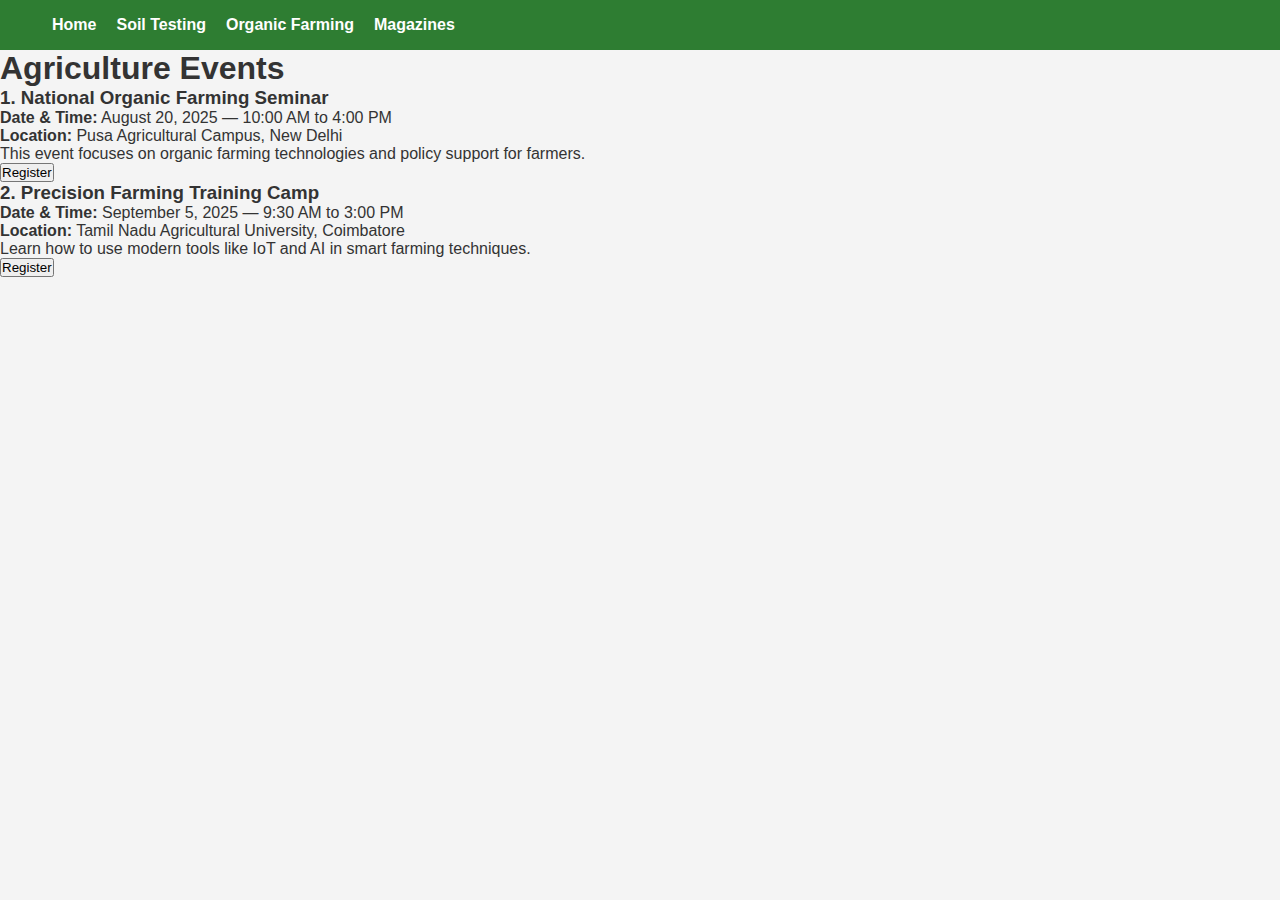
<file: agriculture_events.html>
<!DOCTYPE html>
<html lang="en">
<head>
  <meta charset="UTF-8">
  <meta name="viewport" content="width=device-width, initial-scale=1">
  <title>Agriculture Events</title>
  <link rel="stylesheet" href="style.css">
</head>
<body>
    <nav>
    <ul>
      <li><a href="index.html">Home</a></li>
      <li><a href="soil_testing.html">Soil Testing</a></li>
      <li><a href="organic_farming.html">Organic Farming</a></li>
      <li><a href="digital_magazines.html">Magazines</a></li>
    </ul>
  </nav>
   <header>
    <h1>Agriculture Events</h1>
  </header>

  <section id="agri-events">
    
    <div class="event-card">
      <h3>1. National Organic Farming Seminar</h3>
      <p><strong>Date & Time:</strong> August 20, 2025 — 10:00 AM to 4:00 PM</p>
      <p><strong>Location:</strong> Pusa Agricultural Campus, New Delhi</p>
      <p>This event focuses on organic farming technologies and policy support for farmers.</p>
      <button class="register-btn" onclick="openModal('Organic Farming Seminar')">Register</button>
    </div>

    <div class="event-card">
      <h3>2. Precision Farming Training Camp</h3>
      <p><strong>Date & Time:</strong> September 5, 2025 — 9:30 AM to 3:00 PM</p>
      <p><strong>Location:</strong> Tamil Nadu Agricultural University, Coimbatore</p>
      <p>Learn how to use modern tools like IoT and AI in smart farming techniques.</p>
      <button class="register-btn" onclick="openModal('Precision Farming Camp')">Register</button>

      
    </div>
  </section>

  <!-- Modal -->
  <div id="registration-modal" class="modal">
    <div class="modal-content">
      <span class="close-btn" onclick="closeModal()">&times;</span>
      <h2 id="event-name"></h2>
      <form id="registration-form">
        <label>Name:</label>
        <input type="text" required>
        <label>Email:</label>
        <input type="email" required>
        <button type="submit">Submit</button>
      </form>
    </div>
  </div>

  <script src="agriculture_events.js"></script>
</body>
</html>
</file>
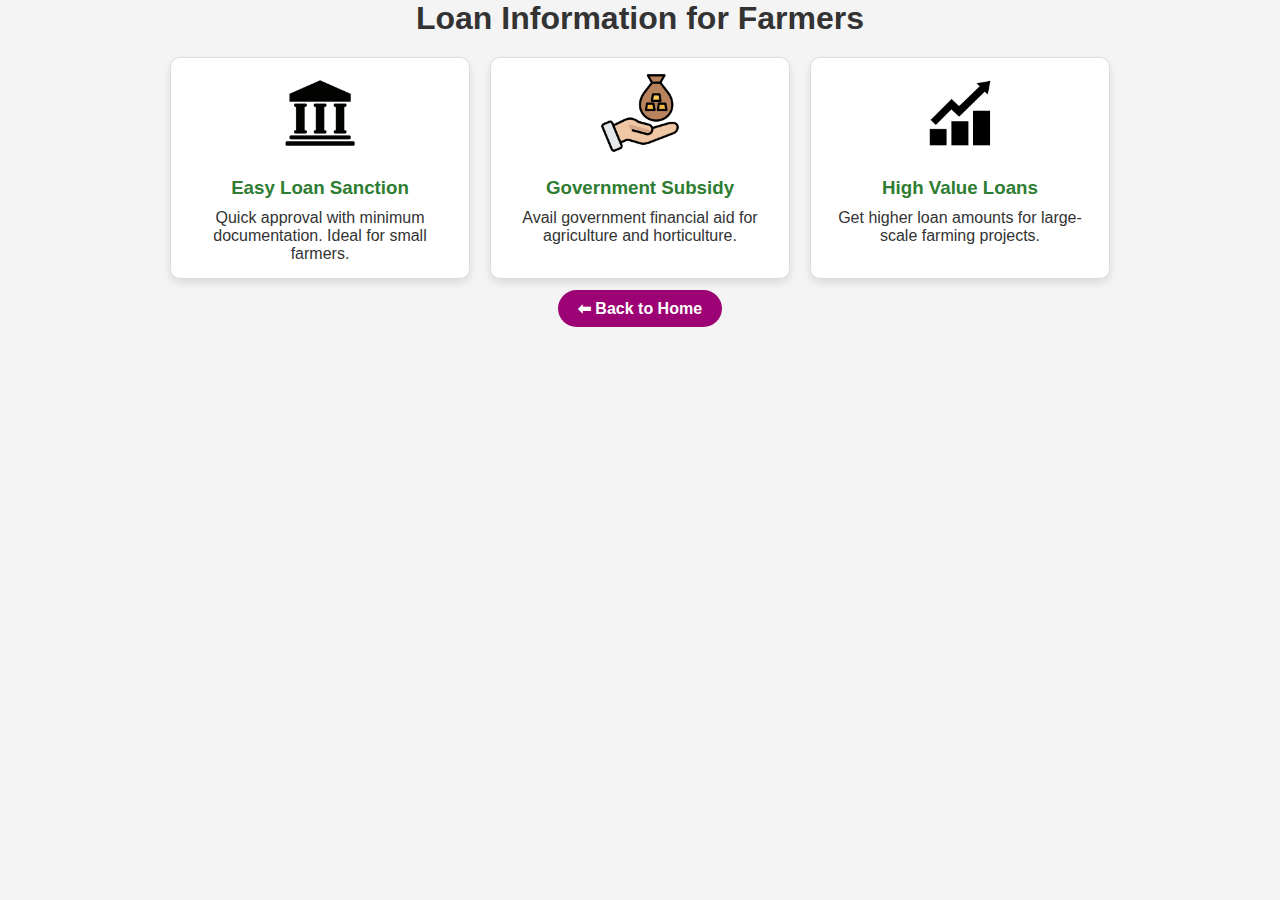
<file: loan-info.html>
<!DOCTYPE html>
<html lang="en">
<head>
  <meta charset="UTF-8">
  <meta name="viewport" content="width=device-width, initial-scale=1.0">
  <title>Loan Information</title>
  <link rel="stylesheet" href="style.css"> <!-- Use your same CSS -->
  <style>
    .loan-info-container {
      display: flex;
      flex-wrap: wrap;
      justify-content: center;
      gap: 20px;
      margin: 20px;
    }
    .loan-info-card {
      width: 300px;
      border: 1px solid #ddd;
      border-radius: 10px;
      padding: 15px;
      text-align: center;
      box-shadow: 0 4px 8px rgba(0,0,0,0.1);
      background: #fff;
    }
    .loan-info-card img {
      width: 80px;
      height: 80px;
      margin-bottom: 10px;
    }
    .loan-info-card h3 {
      margin: 10px 0;
      color: #2e7d32;
    }
  </style>
</head>
<body>
  <h1 style="text-align:center;">Loan Information for Farmers</h1>

  <div class="loan-info-container">
    <div class="loan-info-card">
      <img src="images/bank-icon-vector-0.jpg" alt="Easy Loan">
      <h3>Easy Loan Sanction</h3>
      <p>Quick approval with minimum documentation. Ideal for small farmers.</p>
    </div>

    <div class="loan-info-card">
      <img src="images/subsidy.png" alt="Government Subsidy">
      <h3>Government Subsidy</h3>
      <p>Avail government financial aid for agriculture and horticulture.</p>
    </div>

    <div class="loan-info-card">
      <img src="images/growth-icon-22134.png" alt="High Value Loan">
      <h3>High Value Loans</h3>
      <p>Get higher loan amounts for large-scale farming projects.</p>
    </div>
  </div>

  <div style="text-align:center;">
    <a href="index.html" class="loan-btn">⬅ Back to Home</a>
  </div>
</body>
</html>
</file>
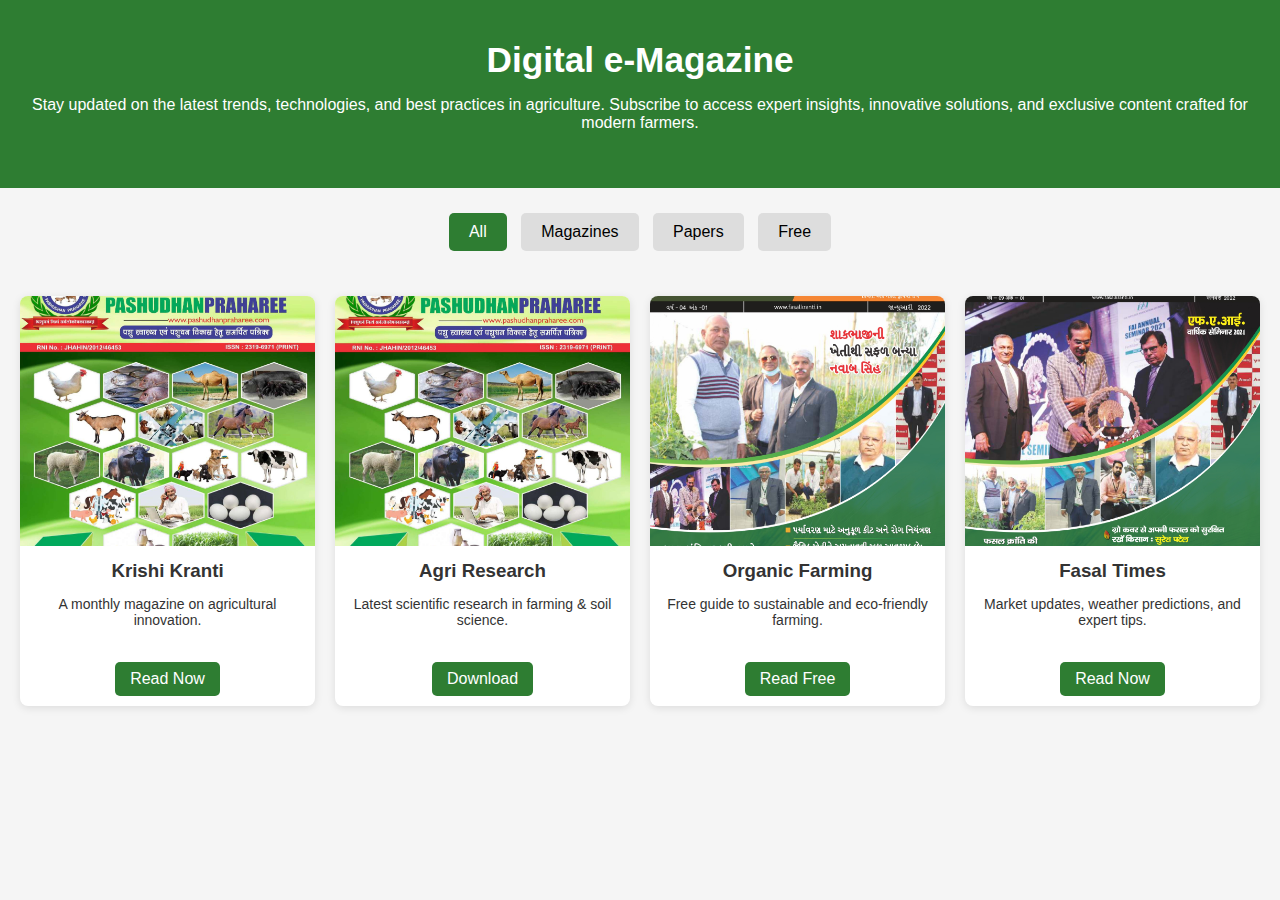
<file: magazine.html>
<!DOCTYPE html>
<html lang="en">
<head>
  <meta charset="UTF-8">
  <meta name="viewport" content="width=device-width, initial-scale=1.0">
  <title>Digital e-Magazine</title>
  <link rel="stylesheet" href="magazine.css">
</head>
<body>
  <header class="magazine-header">
    <h1>Digital e-Magazine</h1>
    <p>
      Stay updated on the latest trends, technologies, and best practices in agriculture.  
      Subscribe to access expert insights, innovative solutions, and exclusive content crafted for modern farmers.
    </p>
  </header>

  <!-- Tabs -->
  <div class="tabs">
    <button class="tab-btn active" onclick="filterMagazines('all')">All</button>
    <button class="tab-btn" onclick="filterMagazines('magazine')">Magazines</button>
    <button class="tab-btn" onclick="filterMagazines('paper')">Papers</button>
    <button class="tab-btn" onclick="filterMagazines('free')">Free</button>
  </div>

  <!-- Magazine Grid -->
  <section class="magazine-grid">
    <div class="magazine-card magazine">
      <img src="images/mag1.jpg" alt="Magazine 1">
      <h3>Krishi Kranti</h3>
      <p>A monthly magazine on agricultural innovation.</p>
      <a href="#" class="btn">Read Now</a>
    </div>

    <div class="magazine-card paper">
      <img src="images/mag2.jpg" alt="Magazine 2">
      <h3>Agri Research</h3>
      <p>Latest scientific research in farming & soil science.</p>
      <a href="#" class="btn">Download</a>
    </div>

    <div class="magazine-card free">
      <img src="images/mag3.jpg" alt="Magazine 3">
      <h3>Organic Farming</h3>
      <p>Free guide to sustainable and eco-friendly farming.</p>
      <a href="#" class="btn">Read Free</a>
    </div>

    <div class="magazine-card magazine">
      <img src="images/mag4.jpg" alt="Magazine 4">
      <h3>Fasal Times</h3>
      <p>Market updates, weather predictions, and expert tips.</p>
      <a href="#" class="btn">Read Now</a>
    </div>
  </section>

  <script src="magazine.js"></script>
</body>
</html>
</file>
<file: style.css>
* {
    margin: 0;
    padding: 0;
    box-sizing: border-box;
}

body {
    font-family: 'Segoe UI', sans-serif;
    background-color: #f4f4f4;
    color: #333;
}

nav {
    background-color: #2e7d32;
    color: white;
    display: flex;
    justify-content: space-between;
    align-items: center;
    padding: 1rem 2rem;
    position: sticky;
    top: 0;
    z-index: 1000;
}

nav .logo {
    font-size: 1.5rem;
    font-weight: bold;
}

nav ul {
    display: flex;
    list-style: none;
}

nav ul li {
    margin-left: 20px;
}

nav ul li a {
    color: white;
    text-decoration: none;
    font-weight: bold;
}

nav ul li a:hover {
    text-decoration: underline;
}

.hero {
    background-image: url('https://images.unsplash.com/photo-1568605114967-8130f3a36994?auto=format&fit=crop&w=1350&q=80');
    background-size: cover;
    height:50vh;
    background-position: center;
    color: white;
    text-align: center;
    padding: 5rem 2rem;
    position: relative;
      
}

.hero::after {
    content: "";
    background-color: rgba(0, 0, 0, 0.5);
    position: absolute;
    inset: 0;
    z-index: 1;
}

.hero-content {
    position: relative;
    z-index: 2;
}

.hero h1 {
    font-size: 3rem;
    margin-bottom: 1rem;
}

.hero p {
    font-size: 1.2rem;
    max-width: 600px;
    margin: auto;
}

.card-container {
    display: grid;
    grid-template-columns: repeat(auto-fit, minmax(250px, 1fr));
    gap: 1.5rem;
    padding: 2rem;
    max-width: 1000px;
    margin: 80px auto;
}

.card {
    background-color: white;
    padding: 2rem;
    border-radius: 10px;
    box-shadow: 0 2px 8px rgba(0,0,0,0.1);
    text-align: center;
    cursor: pointer;
    transition: transform 0.3s ease;
}

.card:hover {
    transform: scale(1.05);
    background-color: #e8f5e9;
}

.card h2 {
    color: #2e7d32;
    margin-bottom: 0.5rem;
}

footer {
    text-align: center;
    background-color: #2e7d32;
    color: white;
    padding: 1rem;
    margin-top: 2rem;
}
.card-container {
    display: flex;
    width:100%;
    flex-direction: row;
    justify-content: space-around;
    align-items: center;
    flex-wrap: wrap;
    padding: 2rem;
    background-color: #d6d1c6; /* light beige background */
}

.card {
    background-color: white;
    border-radius: 20px;
    width: 200px;
    height: 200px;
    margin: 1rem;
    text-align: center;
    box-shadow: 0 4px 10px rgba(0, 0, 0, 0.1);
    cursor: pointer;
    transition: transform 0.3s ease;
    padding: 1rem;
}

.card:hover {
    transform: scale(1.05);
    background-color: #f1f8e9;
}

.card img {
    width: 100px;
    height: 100px;
    margin-bottom: 1rem;
}

.card h2 {
    font-size: 1.1rem;
    color: #222;
}
.why-choose-us {
  background-image: url('icons/background.jpg') ;
  padding: 3rem 2rem;
  color: #000;
  text-align: center;
}

.why-choose-us h2 {
  font-size: 2.5rem;
  font-weight: bold;
  margin-bottom: 2rem;
  color: white;
}

.features {
  display: flex;
  justify-content: space-around;
  flex-wrap: wrap;
  background: rgba(255, 255, 255, 0.95);
  padding: 2rem;
  border-radius: 20px;
  max-width: 1100px;
  margin: auto;
}

.feature-box {
  flex: 1;
  min-width: 250px;
  max-width: 300px;
  margin: 1rem;
  padding: 1rem;
  text-align: center;
}

.feature-box img {
  width: 150px;
  margin-bottom: 1rem;
}

.feature-box h3 {
  font-size: 1.3rem;
  margin-bottom: 0.5rem;
  color: #000;
}

.feature-box p {
  font-size: 0.95rem;
  color: #333;
}
.service-section {
  padding: 40px;
  text-align: center;
  background-color: #f5f5f5;
}

.service-section h2 {
  font-size: 36px;
  margin-bottom: 30px;
}

.service-container {
  display: flex;
  flex-wrap: wrap;
  justify-content: center;
  gap: 20px;
}

.service-card {
  background: white;
  width: 22%; /* roughly 4 per row with spacing */
  min-width: 200px;
  border-radius: 10px;
  box-shadow: 0 4px 10px rgba(0,0,0,0.1);
  padding: 20px;
  box-sizing: border-box;
  transition: transform 0.3s ease;
}

.service-card:hover {
  transform: translateY(-5px);
}

.service-card img {
  height: 80px;
  margin-bottom: 15px;
}

.service-card h3 {
  font-size: 18px;
  margin-bottom: 10px;
}

.service-card a {
  background-color: #4CAF50;
  color: white;
  padding: 8px 14px;
  border-radius: 5px;
  text-decoration: none;
  font-weight: bold;
  margin-bottom: 50px 50px auto;
}
.loan-section {
  background: url('images/farmer_bg.jpg') no-repeat center center/cover;
  height: 100vh;
  display: flex;
  align-items: center;
  justify-content: center;
  color: #000;
  text-align: center;
}

.loan-content {
  background-color: rgba(255, 255, 255, 0.85);
  padding: 30px 40px;
  border-radius: 10px;
  max-width: 90%;
}

.loan-heading {
  font-size: 28px;
  font-weight: bold;
  margin-bottom: 30px;
}

.loan-card-container {
  display: flex;
  justify-content: center;
  gap: 30px;
  margin-bottom: 30px;
  flex-wrap: wrap;
}

.loan-card {
  background: #fff;
  border: 2px solid #ccc;
  padding: 20px;
  border-radius: 10px;
  width: 180px;
  transition: transform 0.3s;
}

.loan-card:hover {
  transform: translateY(-5px);
}

.loan-card img {
  height: 50px;
  margin-bottom: 10px;
}

.loan-card-title {
  font-weight: bold;
  font-size: 16px;
}

.loan-buttons {
  display: flex;
  justify-content: center;
  gap: 20px;
}

.loan-btn {
  background-color: #9c0273;
  color: #fff;
  padding: 10px 20px;
  border-radius: 20px;
  text-decoration: none;
  font-weight: bold;
  transition: background-color 0.3s;
}

.loan-btn:hover {
  background-color: #6a004e;
}

.market-section {
  padding: 60px 20px;
  background-color: #f3f9f1;
  text-align: center;
}

.market-heading {
  font-size: 28px;
  font-weight: bold;
  margin-bottom: 40px;
  color: #2e7d32;
}

.market-cards-container {
  display: flex;
  flex-wrap: wrap;
  justify-content: center;
  gap: 30px;
}

.market-card {
  background: white;
  border: 1px solid #ddd;
  border-radius: 12px;
  padding: 20px;
  width: 220px;
  box-shadow: 0 4px 8px rgba(0,0,0,0.1);
  transition: transform 0.3s;
}

.market-card:hover {
  transform: scale(1.05);
}

.market-card img {
  width: 100%;
  height: 140px;
  object-fit: cover;
  border-radius: 8px;
  margin-bottom: 10px;
}

.market-product-name {
  font-size: 18px;
  font-weight: 600;
  margin-bottom: 5px;
  color: #333;
}

.market-price {
  font-size: 16px;
  color: #388e3c;
  margin-bottom: 10px;
}

.market-btn {
  padding: 8px 16px;
  background-color: #4caf50;
  border: none;
  color: white;
  border-radius: 20px;
  font-weight: bold;
  cursor: pointer;
  transition: background-color 0.3s;
}

.market-btn:hover {
  background-color: #2e7d32;
}

.cart-toggle-btn {
  position: fixed;
  top: 15px;
  right: 20px;
  background-color: #4CAF50;
  color: white;
  padding: 8px 14px;
  border: none;
  border-radius: 8px;
  z-index: 1000;
}

.cart-sidebar {
  position: fixed;
  right: -400px;
  top: 0;
  width: 300px;
  height: 100vh;
  background-color: white;
  box-shadow: -2px 0 5px rgba(0,0,0,0.3);
  padding: 20px;
  transition: right 0.3s ease;
  z-index: 999;
  overflow-y: auto;
}

.cart-sidebar.open {
  right: 0;
}

.cart-sidebar button {
  margin-top: 10px;
  display: block;
  width: 100%;
  padding: 10px;
  font-weight: bold;
  border-radius: 6px;
}


.modal {
  display: none;
  position: fixed;
  top: 0; left: 0;
  width: 100vw; height: 100vh;
  background: rgba(0, 0, 0, 0.5);
  z-index: 1000;
  justify-content: center;
  align-items: center;
}
.modal.show {
  display: flex;
}
.modal-content {
  background: white;
  padding: 20px;
  border-radius: 12px;
  text-align: center;
  width: 300px;
}
.modal-content input,
.modal-content select {
  width: 90%;
  margin: 8px 0;
  padding: 8px;
}




#iot-data {
  text-align: center;
  padding: 40px;
  background-color: #ffffff;
}

.sensor-cards {
  display: flex;
  justify-content: center;
  gap: 30px;
  margin-top: 20px;
  flex-wrap: wrap;
}

.sensor-card {
  background: #f1f8e9;
  padding: 20px;
  border: 2px solid #4caf50;
  border-radius: 10px;
  width: 200px;
  box-shadow: 2px 2px 10px rgba(0,0,0,0.1);
}

.sensor-card h3 {
  margin-bottom: 10px;
  color: #2e7d32;
}

.sensor-card p {
  font-size: 24px;
  font-weight: bold;
  color: #1b5e20;
}


/* ========== RESPONSIVE STYLES ========== */

/* Navbar for small screens */
@media (max-width: 768px) {
  nav {
    flex-direction: column;
    align-items: flex-start;
  }

  nav ul {
    flex-direction: column;
    width: 100%;
  }

  nav ul li {
    margin: 10px 0;
  }

  .hero h1 {
    font-size: 2rem;
  }

  .hero p {
    font-size: 1rem;
  }

  .card-container {
    flex-direction: column;
    align-items: center;
  }

  .service-container {
    flex-direction: column;
    align-items: center;
  }

  .service-card {
    width: 80%;
  }

  .loan-card-container {
    flex-direction: column;
    align-items: center;
  }

  .market-cards-container {
    flex-direction: column;
    align-items: center;
  }

  .sensor-cards {
    flex-direction: column;
    align-items: center;
  }

  .cart-sidebar {
    width: 100%;
  }

  .loan-content {
    padding: 20px;
  }
}

/* Smaller phones */
@media (max-width: 480px) {
  nav .logo {
    font-size: 1.2rem;
  }

  .hero h1 {
    font-size: 1.5rem;
  }

  .hero p {
    font-size: 0.9rem;
  }

  .feature-box img {
    width: 100px;
  }

  .feature-box h3 {
    font-size: 1.1rem;
  }

  .feature-box p {
    font-size: 0.85rem;
  }

  .loan-card {
    width: 90%;
  }

  .market-card {
    width: 90%;
  }

  .sensor-card {
    width: 90%;
  }

  .service-card {
    width: 90%;
  }

  .modal-content {
    width: 90%;
  }

  .cart-toggle-btn {
    right: 10px;
    top: 10px;
    padding: 6px 12px;
    font-size: 0.9rem;
  }
}
</file>
<file: magazine.css>
body {
  font-family: Arial, sans-serif;
  margin: 0;
  background: #f5f5f5;
  color: #333;
}

.magazine-header {
  background: #2e7d32;
  color: white;
  padding: 40px 20px;
  text-align: center;
}

.magazine-header h1 {
  margin: 0 0 10px;
  font-size: 2.2rem;
}

.tabs {
  text-align: center;
  margin: 20px 0;
}

.tab-btn {
  background: #ddd;
  border: none;
  padding: 10px 20px;
  margin: 5px;
  cursor: pointer;
  font-size: 16px;
  border-radius: 5px;
}

.tab-btn.active {
  background: #2e7d32;
  color: white;
}

.magazine-grid {
  display: grid;
  grid-template-columns: repeat(auto-fit, minmax(220px, 1fr));
  gap: 20px;
  padding: 20px;
}

.magazine-card {
  background: white;
  border-radius: 8px;
  overflow: hidden;
  text-align: center;
  box-shadow: 0 2px 8px rgba(0,0,0,0.1);
  transition: transform 0.3s;
}

.magazine-card:hover {
  transform: scale(1.05);
}

.magazine-card img {
  width: 100%;
  height: 250px;
  object-fit: cover;
}

.magazine-card h3 {
  margin: 10px 0 5px;
}

.magazine-card p {
  padding: 0 10px 10px;
  font-size: 14px;
}

.btn {
  display: inline-block;
  margin: 10px;
  padding: 8px 15px;
  background: #2e7d32;
  color: white;
  text-decoration: none;
  border-radius: 5px;
}

.btn:hover {
  background: #256628;
}
</file>
